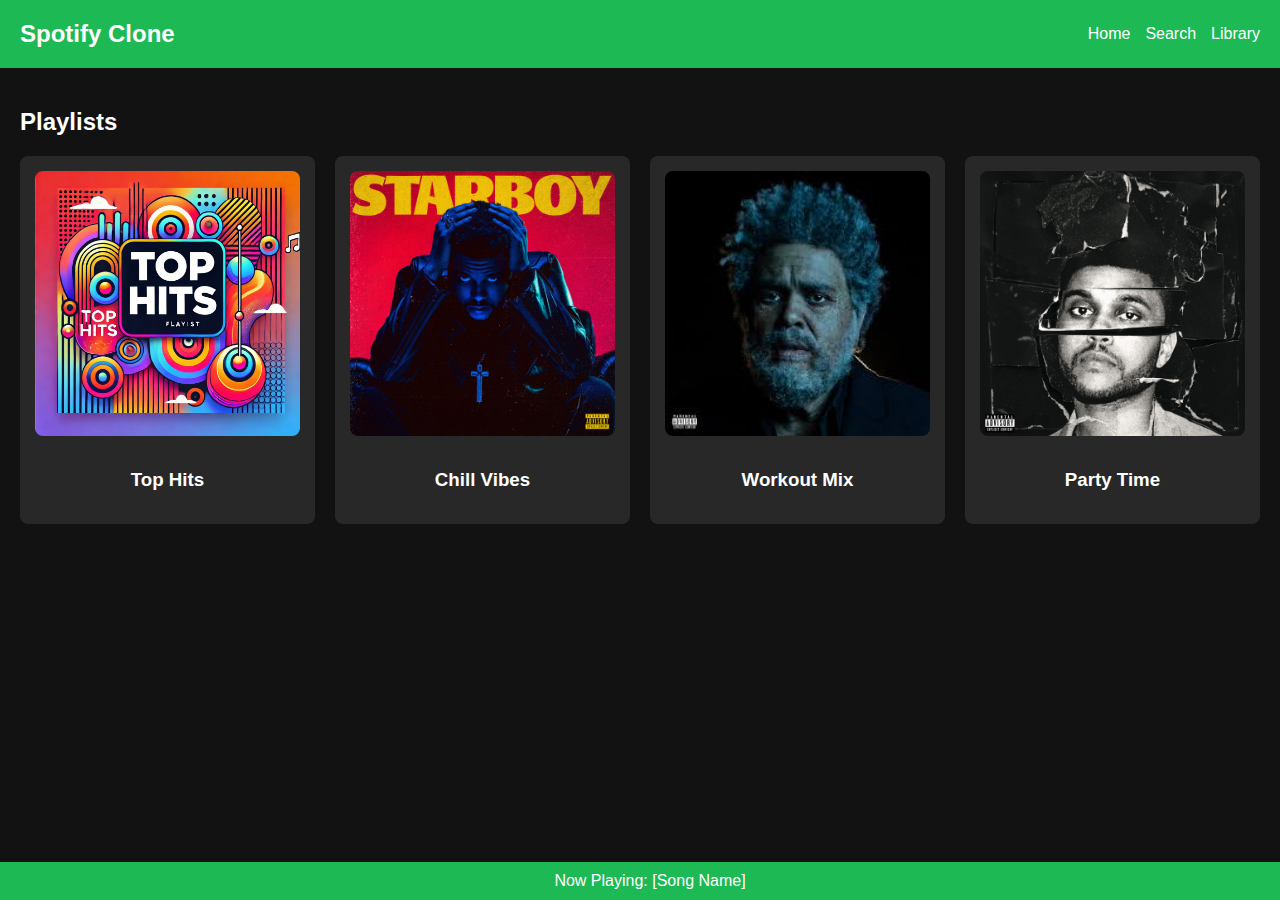
<file: index.html>
<!DOCTYPE html>
<html lang="en">
<head>
    <meta charset="UTF-8">
    <meta name="viewport" content="width=device-width, initial-scale=1.0">
    <title>Spotify Clone</title>
    <link rel="stylesheet" href="style.css">
</head>
<body>
    <header>
        <h1>Spotify Clone</h1>
        <nav>
            <a href="#">Home</a>
            <a href="#">Search</a>
            <a href="#">Library</a>
        </nav>
    </header>

    <div class="container">
        <h2>Playlists</h2>
        <div class="playlist">
            <div class="card">
                <img src="image1.webp" alt="Playlist 1">
                <h3>Top Hits</h3>
            </div>
            <div class="card">
                <img src="image2.jpeg" alt="Playlist 2">
                <h3>Chill Vibes</h3>
            </div>
            <div class="card">
                <img src="images.jpeg" alt="Playlist 3">
                <h3>Workout Mix</h3>
            </div>
            <div class="card">
                <img src="image3.jpeg" alt="Playlist 4">
                <h3>Party Time</h3>
            </div>
        </div>
    </div>

    <div class="footer">
        <p>Now Playing: [Song Name]</p>
    </div>
    <script src="script.js"></script>
</body>
</html>
</file>
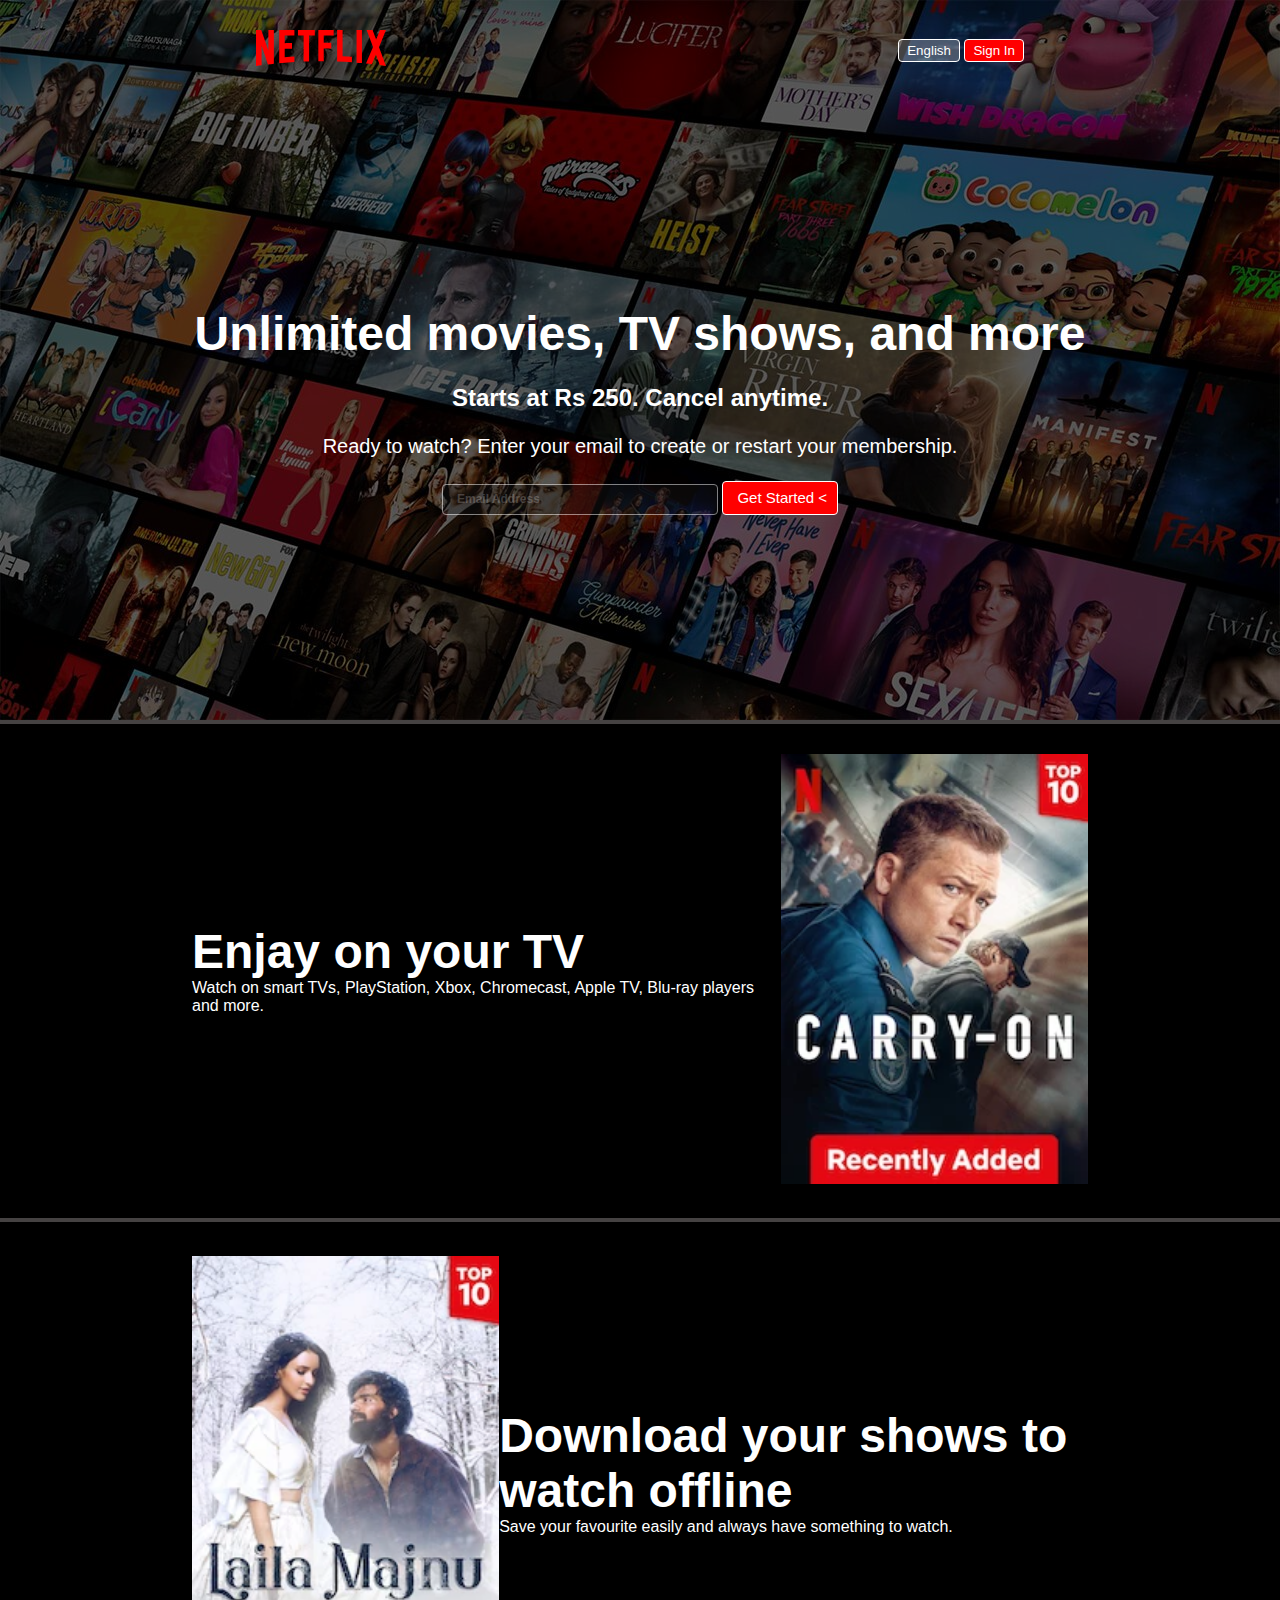
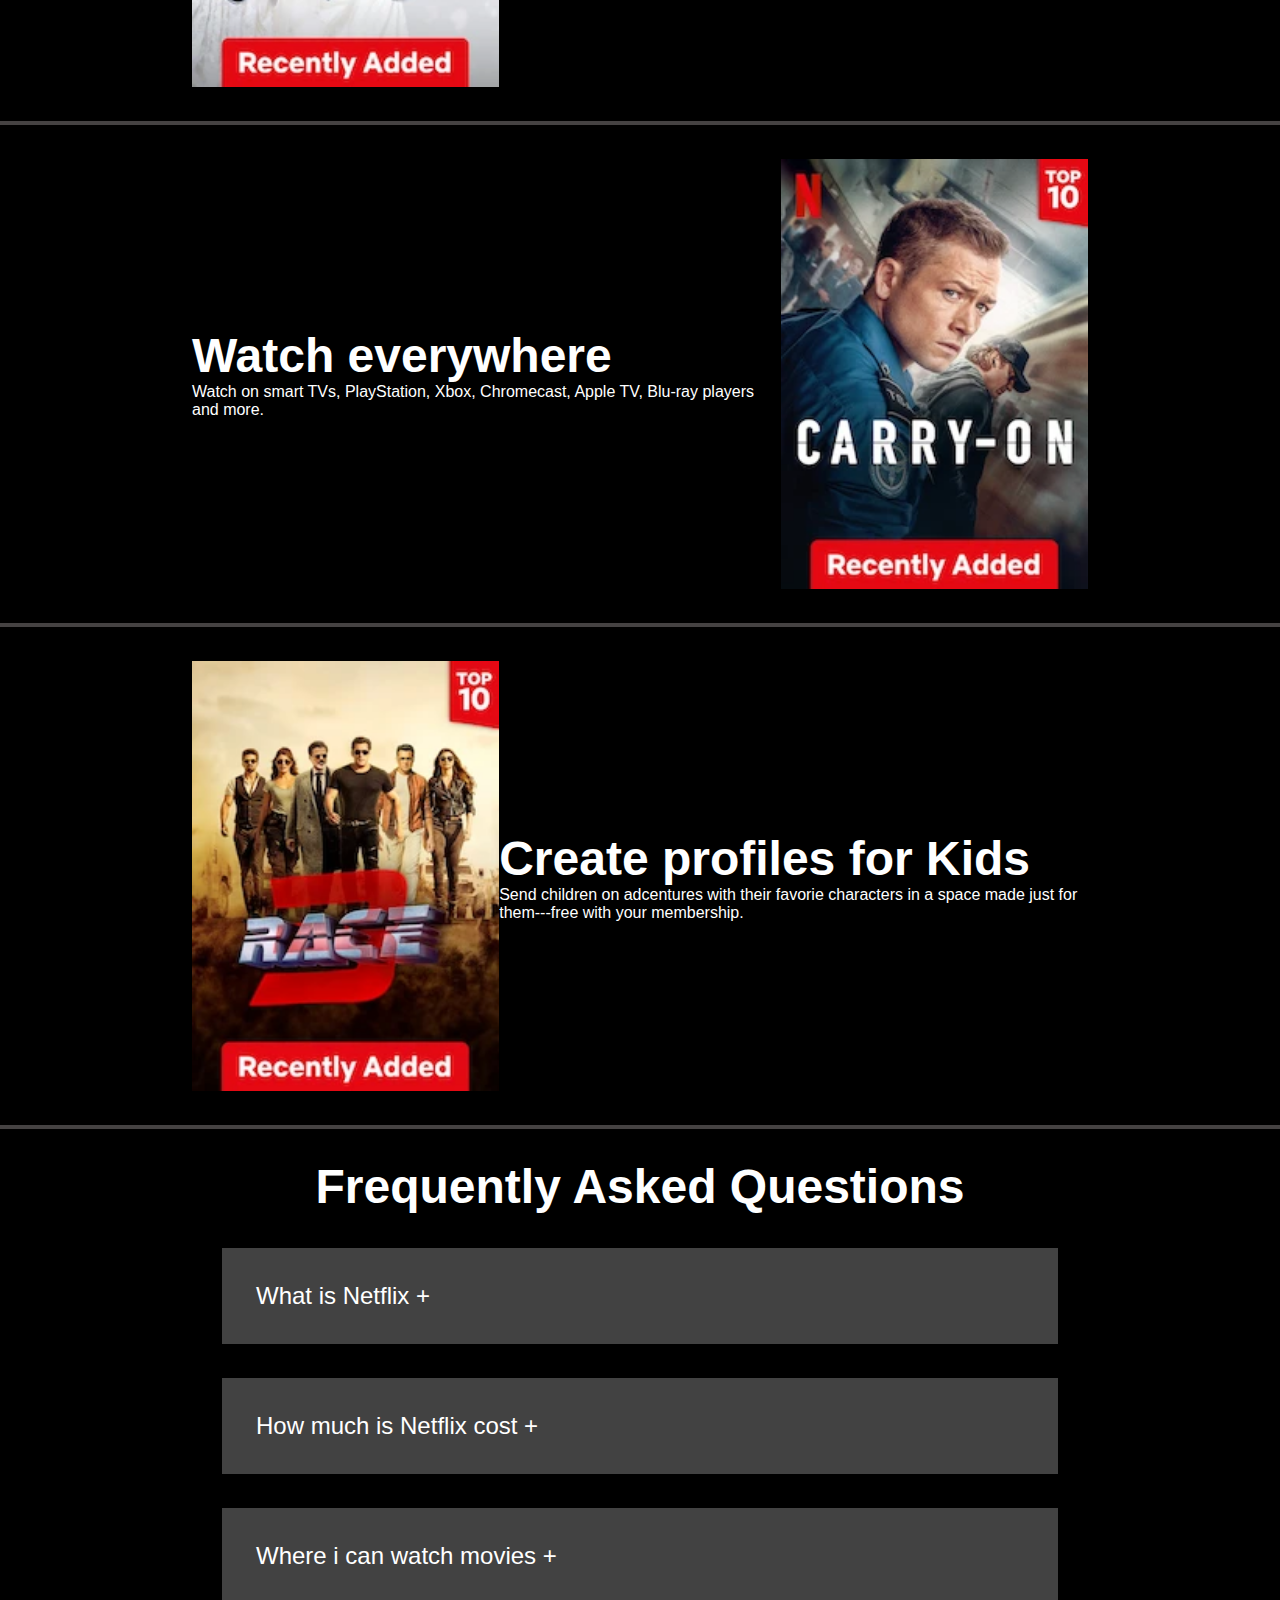
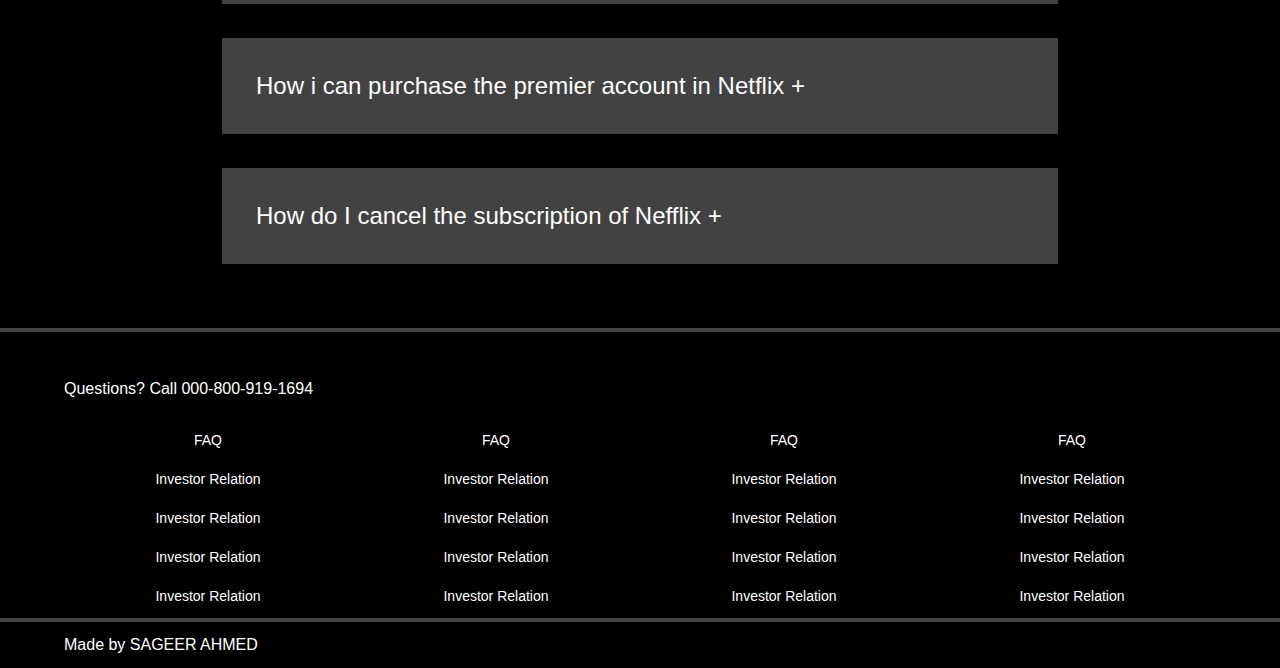
<file: Netflix Clones/index.html>
<!DOCTYPE html>
<html lang="en">

<head>
    <meta charset="UTF-8">
    <meta name="viewport" content="width=device-width, initial-scale=1.0">
    <title>Netflix</title>
    <link rel="stylesheet" href="Style.css">
    <link rel="icon" href="favicon.ico" type="image/x-icon">
</head>

<body>

    <div class="main">
        <nav>
            <span>
                <img width="53" src="logo.svg" alt="">
            </span>
            <div>
                <button class="btn">English</button>
                <button class="btn btn-red-sn">Sign In</button>
            </div>
        </nav>
        <div class="box">
        </div>
        <div class="hero">
            <span>Unlimited movies, TV shows, and more</span>
            <span>Starts at Rs 250. Cancel anytime.</span>
            <span>Ready to watch? Enter your email to create or restart your membership.
            </span>
            <div class="hero-buttons">
                <input class=".input" type="text" placeholder="Email Address">
                <button class="btn btn-red">Get Started  &lt;</button>
            </div>
        
        
        </div>
        <div class="seperation">

        </div>
    </div>
    <section class="first">
        
        <div>
            <span>Enjay on your TV</span>
            
            <span>Watch on smart TVs, PlayStation, Xbox, Chromecast, Apple TV, Blu-ray players and more.</span>
        </div>
        <div class="secImg">
            <img src="images (1).webp" alt="">
        </div>
    </section>
    <div class="seperation"></div>
    <section class="first second">
        
        <div class="secImg">
            <img src="images (2).webp" alt="">
        </div>
        <div>
            <span>Download your shows to watch offline</span>
            
            <span>Save your favourite easily and always have something to watch.</span>
        </div>
    </section>
    <div class="seperation"></div>
    <section class="first third">
        
        <div>
            <span>Watch everywhere</span>
            
            <span>Watch on smart TVs, PlayStation, Xbox, Chromecast, Apple TV, Blu-ray players and more.</span>
        </div>
        <div class="secImg">
            <img src="images (1).webp" alt="">
        </div>
    </section>
    <div class="seperation"></div>
    <section class="first second">
        
        <div class="secImg">
            <img src="images (4).webp" alt="">
        </div>
        <div>
            <span>Create profiles for Kids</span>
            
            <span>Send children on adcentures with their favorie characters in a space made just for them---free with your membership.</span>
        </div>
    </section>
    <div class="seperation"></div>
    <section class="faq">
        <h2>Frequently Asked Questions</h2>
        <div class="faqbox">
            <span>What is Netflix +</span>
        </div>
        <div class="faqbox">
            <span>How much is Netflix cost +</span>
        </div>
        <div class="faqbox">
            <span>Where i can watch movies   +</span>
        </div>
        <div class="faqbox">
            <span>How i can purchase the premier account in Netflix +</span>
        </div>
        <div class="faqbox">
            <span>How do I cancel the subscription of Nefflix +</span>
        </div>

    </section>
    <div class="seperation"></div>
    <footer>
      <div class="questions">Questions? Call 000-800-919-1694</div>
        <div class="footer">
            
            
            <div class="footer-item">
                

            <a href="#">FAQ</a>
            <a href="#">Investor Relation</a>
            <a href="#">Investor Relation</a>
            <a href="#">Investor Relation</a>
            <a href="#">Investor Relation</a>
                        
        </div>

        <div class="footer-item">
            <a href="#">FAQ</a>
            <a href="#">Investor Relation</a>
            <a href="#">Investor Relation</a>
            <a href="#">Investor Relation</a>
            <a href="#">Investor Relation</a>
                        
        </div>
        <div class="footer-item">
            <a href="#">FAQ</a>
            <a href="#">Investor Relation</a>
            <a href="#">Investor Relation</a>
            <a href="#">Investor Relation</a>
            <a href="#">Investor Relation</a>
            
        </div>
        
        <div class="footer-item">
            <a href="#">FAQ</a>
            <a href="#">Investor Relation</a>
            <a href="#">Investor Relation</a>
            <a href="#">Investor Relation</a>
            <a href="#">Investor Relation</a>
            
        </div>
    </div>
    </footer>
    <div class="seperation"></div>
    <footer class="foot">
        <a>Made by SAGEER AHMED</a>
    </footer>
</body>

</html>
</file>
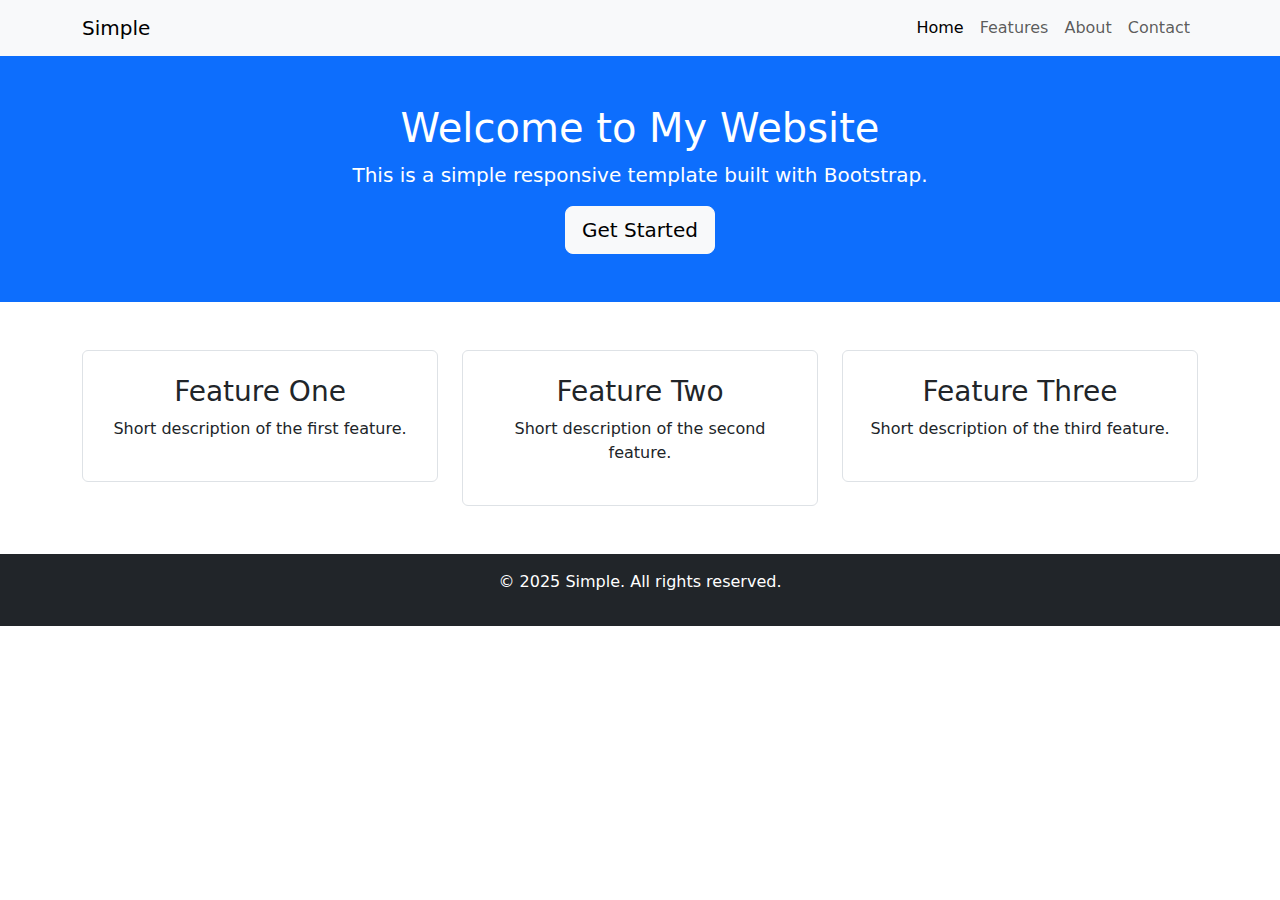
<file: Template.html>
<!DOCTYPE html>
<html lang="en">
<head>
  <meta charset="UTF-8">
  <meta name="viewport" content="width=device-width, initial-scale=1.0">
  <title>Bootstrap Simple Template</title>
  <!-- Bootstrap CSS -->
  <link href="https://cdn.jsdelivr.net/npm/bootstrap@5.3.0-alpha3/dist/css/bootstrap.min.css" rel="stylesheet">
</head>
<body>

  <!-- Navbar -->
  <nav class="navbar navbar-expand-lg navbar-light bg-light">
    <div class="container">
      <a class="navbar-brand" href="#">Simple</a>
      <button class="navbar-toggler" type="button" data-bs-toggle="collapse" data-bs-target="#navbarNav" aria-controls="navbarNav" aria-expanded="false" aria-label="Toggle navigation">
        <span class="navbar-toggler-icon"></span>
      </button>
      <div class="collapse navbar-collapse" id="navbarNav">
        <ul class="navbar-nav ms-auto">
          <li class="nav-item">
            <a class="nav-link active" href="#">Home</a>
          </li>
          <li class="nav-item">
            <a class="nav-link" href="#">Features</a>
          </li>
          <li class="nav-item">
            <a class="nav-link" href="#">About</a>
          </li>
          <li class="nav-item">
            <a class="nav-link" href="#">Contact</a>
          </li>
        </ul>
      </div>
    </div>
  </nav>

  <!-- Hero Section -->
  <section class="bg-primary text-white text-center py-5">
    <div class="container">
      <h1>Welcome to My Website</h1>
      <p class="lead">This is a simple responsive template built with Bootstrap.</p>
      <a href="#" class="btn btn-light btn-lg">Get Started</a>
    </div>
  </section>

  <!-- Features Section -->
  <section class="py-5">
    <div class="container">
      <div class="row text-center">
        <div class="col-md-4">
          <div class="p-4 border rounded">
            <h3>Feature One</h3>
            <p>Short description of the first feature.</p>
          </div>
        </div>
        <div class="col-md-4">
          <div class="p-4 border rounded">
            <h3>Feature Two</h3>
            <p>Short description of the second feature.</p>
          </div>
        </div>
        <div class="col-md-4">
          <div class="p-4 border rounded">
            <h3>Feature Three</h3>
            <p>Short description of the third feature.</p>
          </div>
        </div>
      </div>
    </div>
  </section>

  <!-- Footer -->
  <footer class="bg-dark text-white text-center py-3">
    <p>© 2025 Simple. All rights reserved.</p>
  </footer>

  <!-- Bootstrap JS Bundle -->
  <script src="https://cdn.jsdelivr.net/npm/bootstrap@5.3.0-alpha3/dist/js/bootstrap.bundle.min.js"></script>
</body>
</html>
</file>
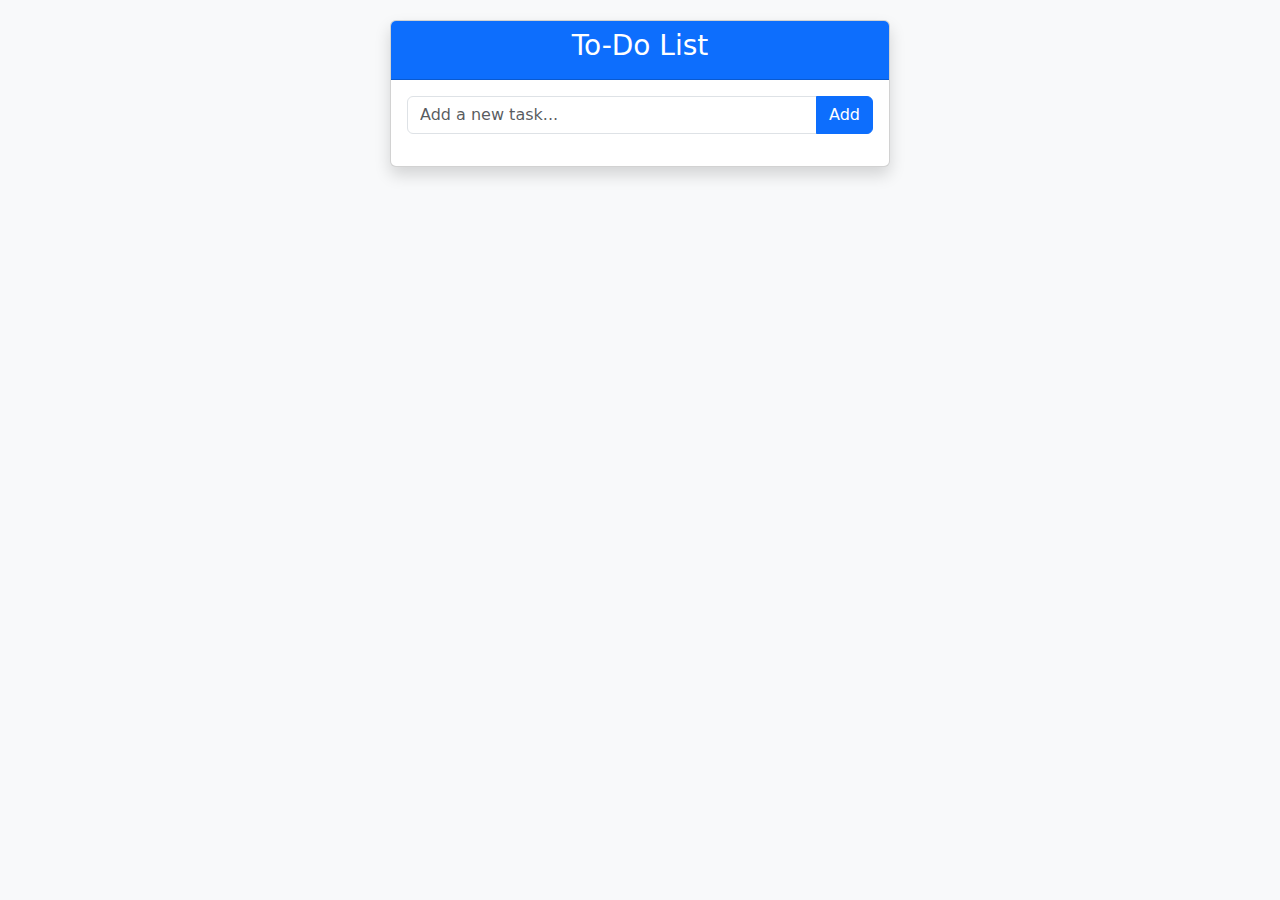
<file: To-Do-List.html>
<!DOCTYPE html>
<html lang="en">
<head>
  <meta charset="UTF-8">
  <meta name="viewport" content="width=device-width, initial-scale=1.0">
  <title>To-Do List</title>
  <!-- Bootstrap CSS -->
  <link href="https://cdn.jsdelivr.net/npm/bootstrap@5.3.0-alpha3/dist/css/bootstrap.min.css" rel="stylesheet">
  <style>
    body {
      background-color: #f8f9fa;
    }
    .card {
      max-width: 500px;
      margin: 20px auto;
    }
  </style>
</head>
<body>

  <!-- To-Do List Card -->
  <div class="card shadow">
    <div class="card-header bg-primary text-white">
      <h3 class="text-center">To-Do List</h3>
    </div>
    <div class="card-body">
      <form id="taskForm">
        <div class="input-group mb-3">
          <input type="text" id="taskInput" class="form-control" placeholder="Add a new task..." required>
          <button class="btn btn-primary" type="submit">Add</button>
        </div>
      </form>
      <ul class="list-group" id="taskList">
        <!-- Tasks will be dynamically added here -->
      </ul>
    </div>
  </div>

  <!-- Bootstrap JS Bundle -->
  <script src="https://cdn.jsdelivr.net/npm/bootstrap@5.3.0-alpha3/dist/js/bootstrap.bundle.min.js"></script>
  <script src="To-Do-List.js">

  </script>
</body>
</html>
</file>
<file: style.css>
body {
            margin: 0;
            font-family: Arial, sans-serif;
            background-color: #121212;
            color: #fff;
        }

        header {
            display: flex;
            align-items: center;
            justify-content: space-between;
            padding: 20px;
            background-color: #1DB954;
        }

        header h1 {
            margin: 0;
            font-size: 24px;
        }

        header nav {
            display: flex;
            gap: 15px;
        }

        header nav a {
            color: #fff;
            text-decoration: none;
            font-size: 16px;
        }

        .container {
            padding: 20px;
        }

        .playlist {
            display: grid;
            grid-template-columns: repeat(auto-fit, minmax(200px, 1fr));
            gap: 20px;
        }

        .card {
            background-color: #282828;
            padding: 15px;
            border-radius: 8px;
            text-align: center;
            cursor: pointer;
            transition: transform 0.3s;
        }

        .card:hover {
            transform: scale(1.05);
        }

        .card img {
            width: 100%;
            border-radius: 8px;
            margin-bottom: 10px;
        }

        .footer {
            position: fixed;
            bottom: 0;
            width: 100%;
            padding: 10px;
            background-color: #1DB954;
            text-align: center;
        }

        .footer p {
            margin: 0;
        }
</file>
<file: Netflix Clones/Style.css>
* {
    padding: 0;
    margin: 0;
    font-family: sans-serif;
}

body {
    background-color: black;
}

.main {
    background-image: url('background.jpg');
    height: 80vh;
    position: relative;
    background-position: center center;
    background-repeat: no-repeat;
    background-size: max(1200px, 100vw);
}

.main .box {
    height: 80vh;
    width: 100%;
    opacity: 0.55;
    position: absolute;
    top: 0;
    background-color: black;
}

nav {
    display: flex;
    justify-content: center;
    align-items: center;
    margin: auto;
    max-width: 80vm;
    justify-content: space-around;
    /* display: flex; */
    height: 100px;
}

nav img {
    color: red;
    width: 130px;
    position: relative;
    z-index: 10;

}

nav button {
    position: relative;
    z-index: 10;
}

.hero {
    height: calc(100% - 100px);
    display: flex;
    align-items: center;
    justify-content: center;
    color: white;
    position: relative;
    flex-direction: column;
    gap: 23px;
    padding: 0;



}

.hero> :first-child {
    font-weight: bolder;
    font-size: 48px;

    text-align: center;
}

.hero> :nth-child(2) {
    font-weight: 400px;
    font-size: 24px;
    font-weight: bolder;
    text-align: center;
}

.hero> :nth-child(3) {
    font-weight: 400px;
    font-size: 20px;
    text-align: center;
}

.seperation {
    background-color: rgb(69, 66, 66);

    height: 4px;
}

.btn {
    padding: 3px 8px;
    font-weight: 400;
    background-color: rgba(255, 255, 255, 0.26);
    color: white;
    border: 1px solid white;
    border-radius: 4px;
    cursor: pointer;
}

.btn-red {

    background-color: red;
    color: white;
    padding: 7px 10px 8px 14px;
    font-size: 15px;
    border-radius: 4px;
    font-weight: 40px;
    
}
@media screen and (max-width: 500px){
    .hero-buttons{
        /* flex-direction: column; */
        padding: 7px 14px 5px 14px;
        align-items: center;
        justify-content: center;
        text-align: center;
        color: white;

    }}


.btn-red-sn {
    background-color: red;
    color: white;
}

.hero-buttons {
    color: white;
    
}


.main input {
    color: white;
    padding: 7px 100px 8px 14px;
    color: white;
    font-weight: 900;
    font-size: 12px;
    border: 1px solid white;

    opacity: 0.5;
    border-radius: 4px;
    background-color: rgb(23, 23, 23, 0.7);
    /* padding: ; */

}

.first{
    display: flex;
    justify-content: center;
    max-width: 70vw;
    margin: auto;
    color: white;
    justify-items: center;
    align-items: center;
}
@media screen and (max-width: 500px){

    .first{
        flex-wrap: wrap;
    }
}
.secImg{
    position: relative;

}
.secImg img{
    width: 24vw;
    position: relative;
    z-index: 10;
}
.first > div :first-child{
    font-size: 48px;
    font-weight: bolder;
}

.first > div :first-child(2){
    font-size: 24px;
    font-weight: bolder;
}
section.first > div{
    display: flex;
    flex-direction: column;
    padding: 34px 0;
}
.faqbox{
    display: flex;
    background-color: rgba(128, 128, 128, 0.514);
    padding:  34px;
    width: 100%;
    /* color: white; */
    justify-content: space-between;
    max-width: 60vw;
    margin: 34px auto;
    cursor: pointer;
    transition: 1s;
    color: white;

}

.faq{
    background-color: black;
    color: white;
    padding: 30px;
    font-size: 24px ;
}
.faq h2{
    font-size: 48px;
    text-align: center;
    color: white;
}
.faqbox:hover{
    background-color: rgba(128, 128, 128, 0.167);
    color: white;

}
footer{
    color: white;
    margin: auto;
    max-width: 60vw;
    padding: 14px;
}
.footer{
    display: grid;
    grid-template-columns: 1fr 1fr 1fr 1fr ;
    color: white;
}
@media screen and (max-width: 500px){
    .first{
        flex-wrap: wrap;
    }
    .secImg img{
        width: 305px;
    }
    .hero> :nth-child(1){
        font-size: 32px;
    }
    .hero> :nth-child(2){
        font-size: 24px;
    }
    .hero> :nth-child(3){
        font-size: 18px;
    }


}

@media screen and (max-width: 500px){
    .footer{
        display: grid;
        grid-template-columns: 1fr 1fr;
        gap: 29px;
    }
}
.footer-item{
    display: flex;
    gap: 23px;
    flex-direction: column;
    align-items: center; 
}
footer .questions{
    padding: 34px 0px;
}
 .footer a{
    text-decoration: none;
    font-size: 14px;
    color: white;

 }
footer{
    max-width: 90vw;
}
</file>
